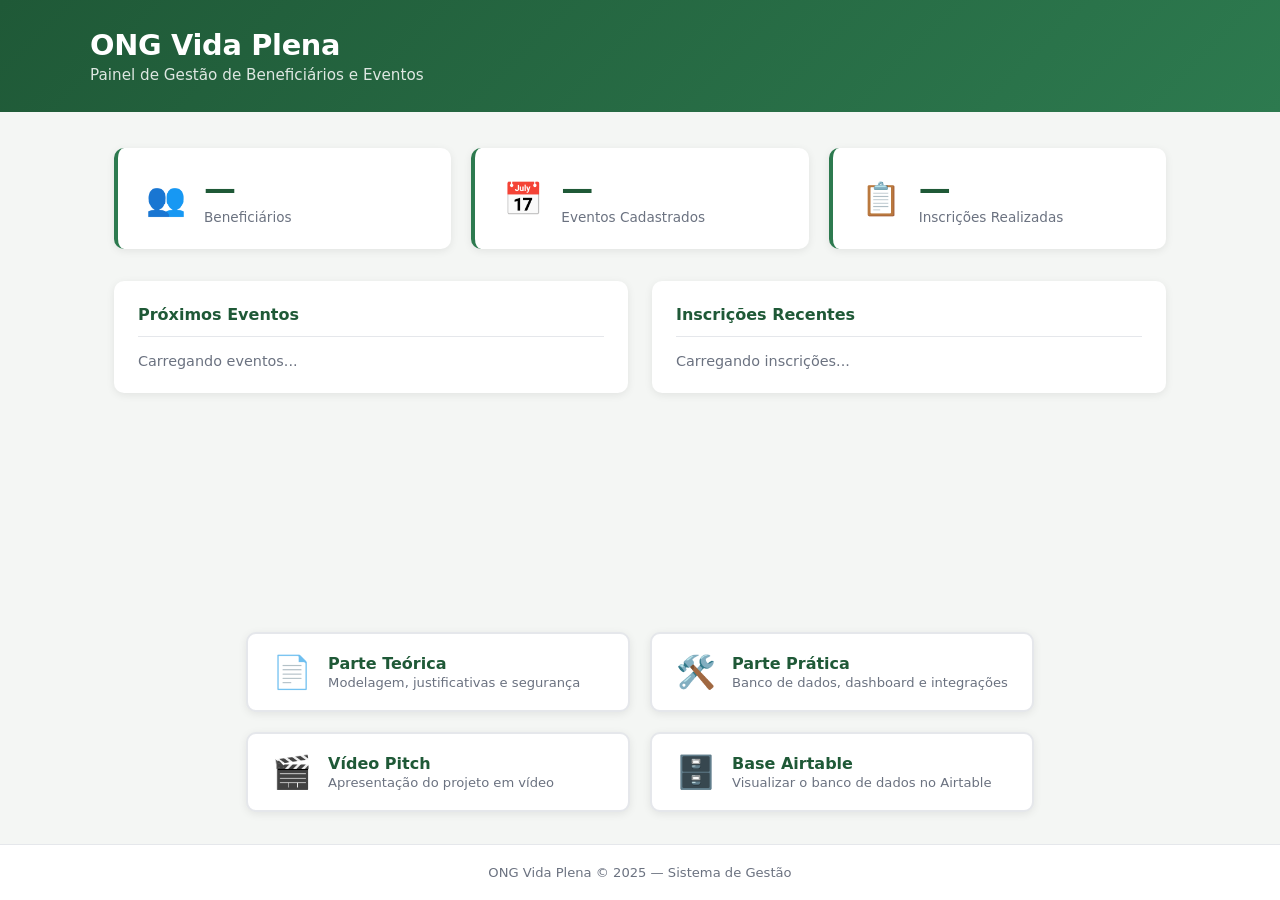
<file: index.html>
<!DOCTYPE html>
<html lang="pt-BR">
  <head>
    <meta charset="UTF-8" />
    <meta name="viewport" content="width=device-width, initial-scale=1.0" />
    <title>ONG Vida Plena — Painel de Gestão</title>
    <link rel="stylesheet" href="style.css" />
  </head>
  <body>
    <header>
      <div class="header-inner">
        <div class="header-text">
          <h1>ONG Vida Plena</h1>
          <p>Painel de Gestão de Beneficiários e Eventos</p>
        </div>
      </div>
    </header>

    <main>
      <!-- Summary Cards -->
      <section class="cards">
        <div class="card">
          <span class="card-icon">👥</span>
          <div class="card-info">
            <span class="card-value" id="total-beneficiarios">—</span>
            <span class="card-label">Beneficiários</span>
          </div>
        </div>
        <div class="card">
          <span class="card-icon">📅</span>
          <div class="card-info">
            <span class="card-value" id="total-eventos">—</span>
            <span class="card-label">Eventos Cadastrados</span>
          </div>
        </div>
        <div class="card">
          <span class="card-icon">📋</span>
          <div class="card-info">
            <span class="card-value" id="total-inscricoes">—</span>
            <span class="card-label">Inscrições Realizadas</span>
          </div>
        </div>
      </section>

      <div class="content-grid">
        <!-- Upcoming Events -->
        <section class="panel">
          <h2>Próximos Eventos</h2>
          <div id="eventos-list" class="list-container">
            <p class="placeholder">Carregando eventos...</p>
          </div>
        </section>

        <!-- Recent Registrations -->
        <section class="panel">
          <h2>Inscrições Recentes</h2>
          <div id="inscricoes-list" class="list-container">
            <p class="placeholder">Carregando inscrições...</p>
          </div>
        </section>
      </div>
    </main>

    <!-- Document Links -->
    <section class="doc-links">
      <a href="parte-teorica.html" class="doc-btn">
        <span class="doc-btn-icon">📄</span>
        <div class="doc-btn-text">
          <span class="doc-btn-title">Parte Teórica</span>
          <span class="doc-btn-sub">Modelagem, justificativas e segurança</span>
        </div>
      </a>
      <a href="parte-pratica.html" class="doc-btn">
        <span class="doc-btn-icon">🛠️</span>
        <div class="doc-btn-text">
          <span class="doc-btn-title">Parte Prática</span>
          <span class="doc-btn-sub">Banco de dados, dashboard e integrações</span>
        </div>
      </a>
      <a href="https://drive.google.com/file/d/1qZVeGi5hp0hh7uaAaqCIJJ6bu8wN-siM/view?usp=drive_link"
         class="doc-btn" target="_blank" rel="noopener">
        <span class="doc-btn-icon">🎬</span>
        <div class="doc-btn-text">
          <span class="doc-btn-title">Vídeo Pitch</span>
          <span class="doc-btn-sub">Apresentação do projeto em vídeo</span>
        </div>
      </a>
      <a href="https://airtable.com/invite/l?inviteId=invcsqVSwysmFtmGR&inviteToken=c95391a75ae5a6372e4299978156337a3740c57e9519e97058d2acfbcc088bfc&utm_medium=email&utm_source=product_team&utm_content=transactional-alerts"
         class="doc-btn" target="_blank" rel="noopener">
        <span class="doc-btn-icon">🗄️</span>
        <div class="doc-btn-text">
          <span class="doc-btn-title">Base Airtable</span>
          <span class="doc-btn-sub">Visualizar o banco de dados no Airtable</span>
        </div>
      </a>
    </section>

    <footer>
      <p>ONG Vida Plena &copy; 2025 — Sistema de Gestão</p>
    </footer>

    <script src="script.js"></script>
  </body>
</html>
</file>
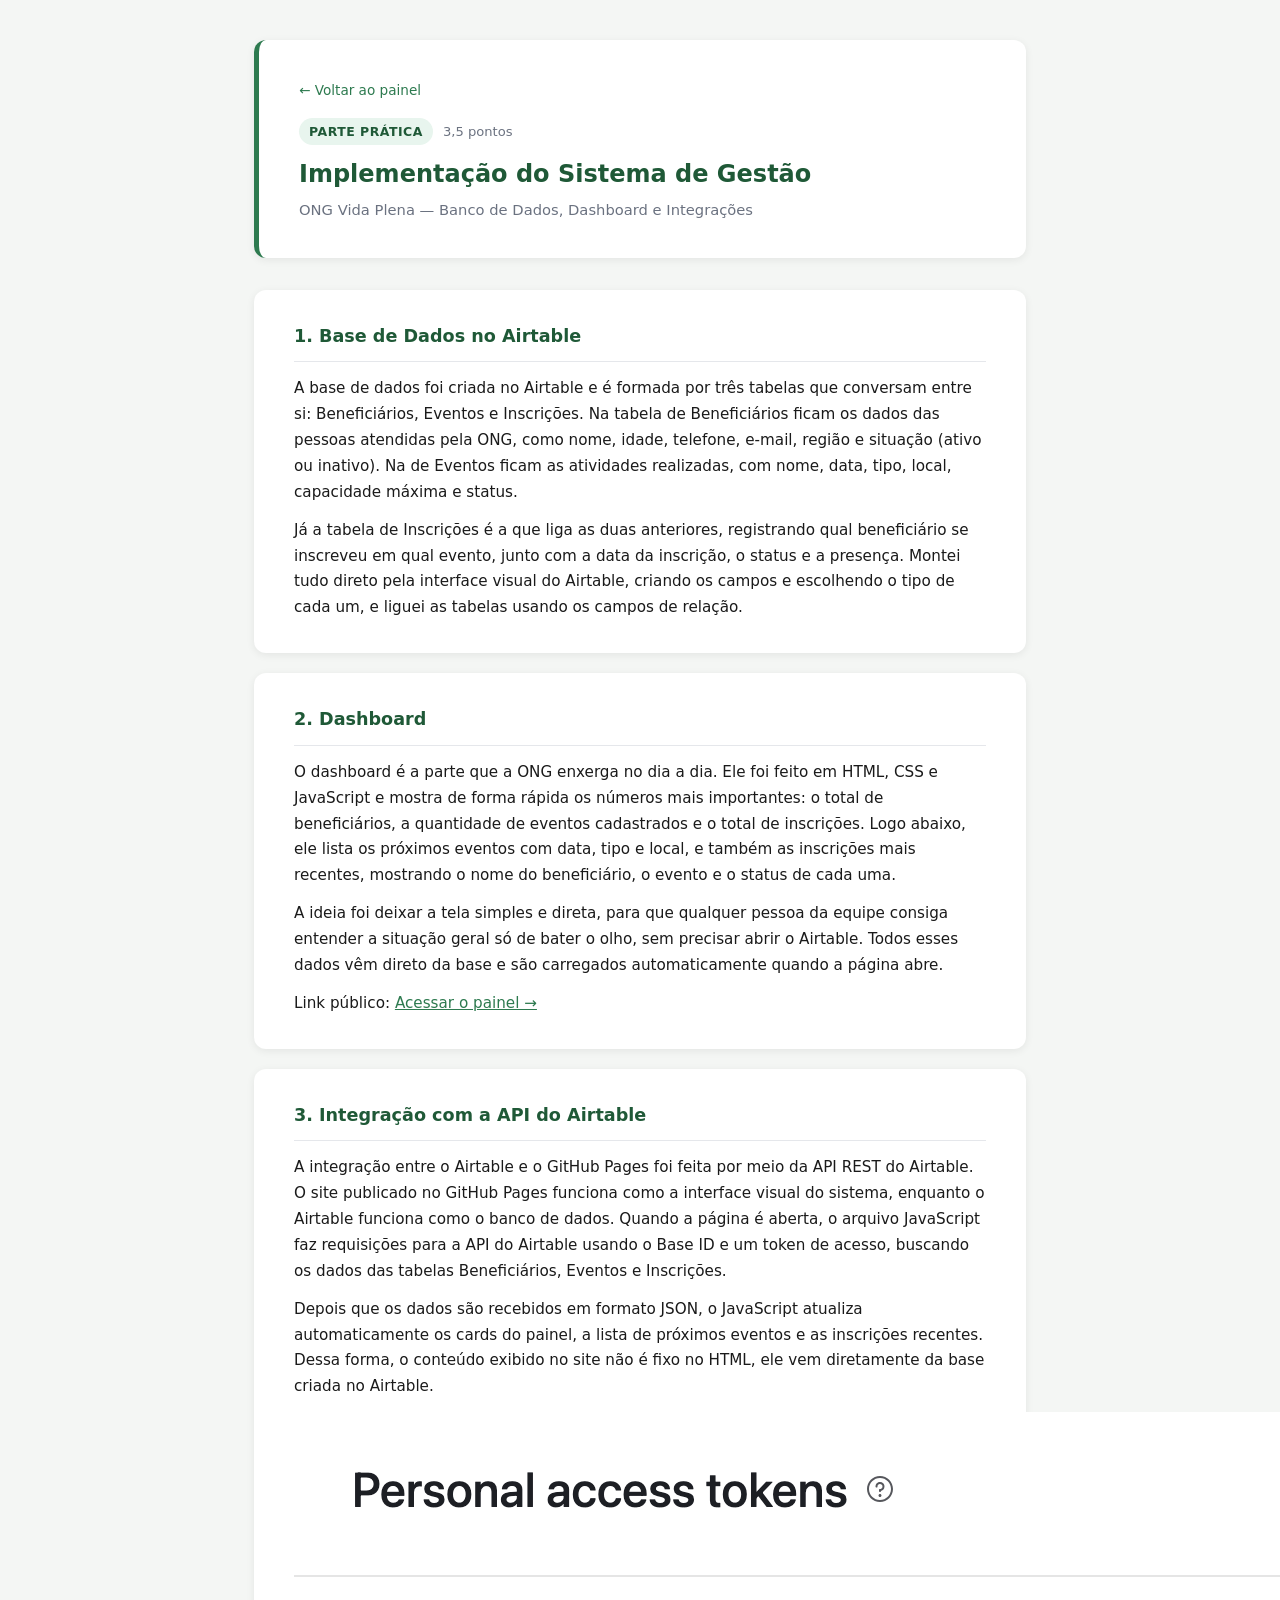
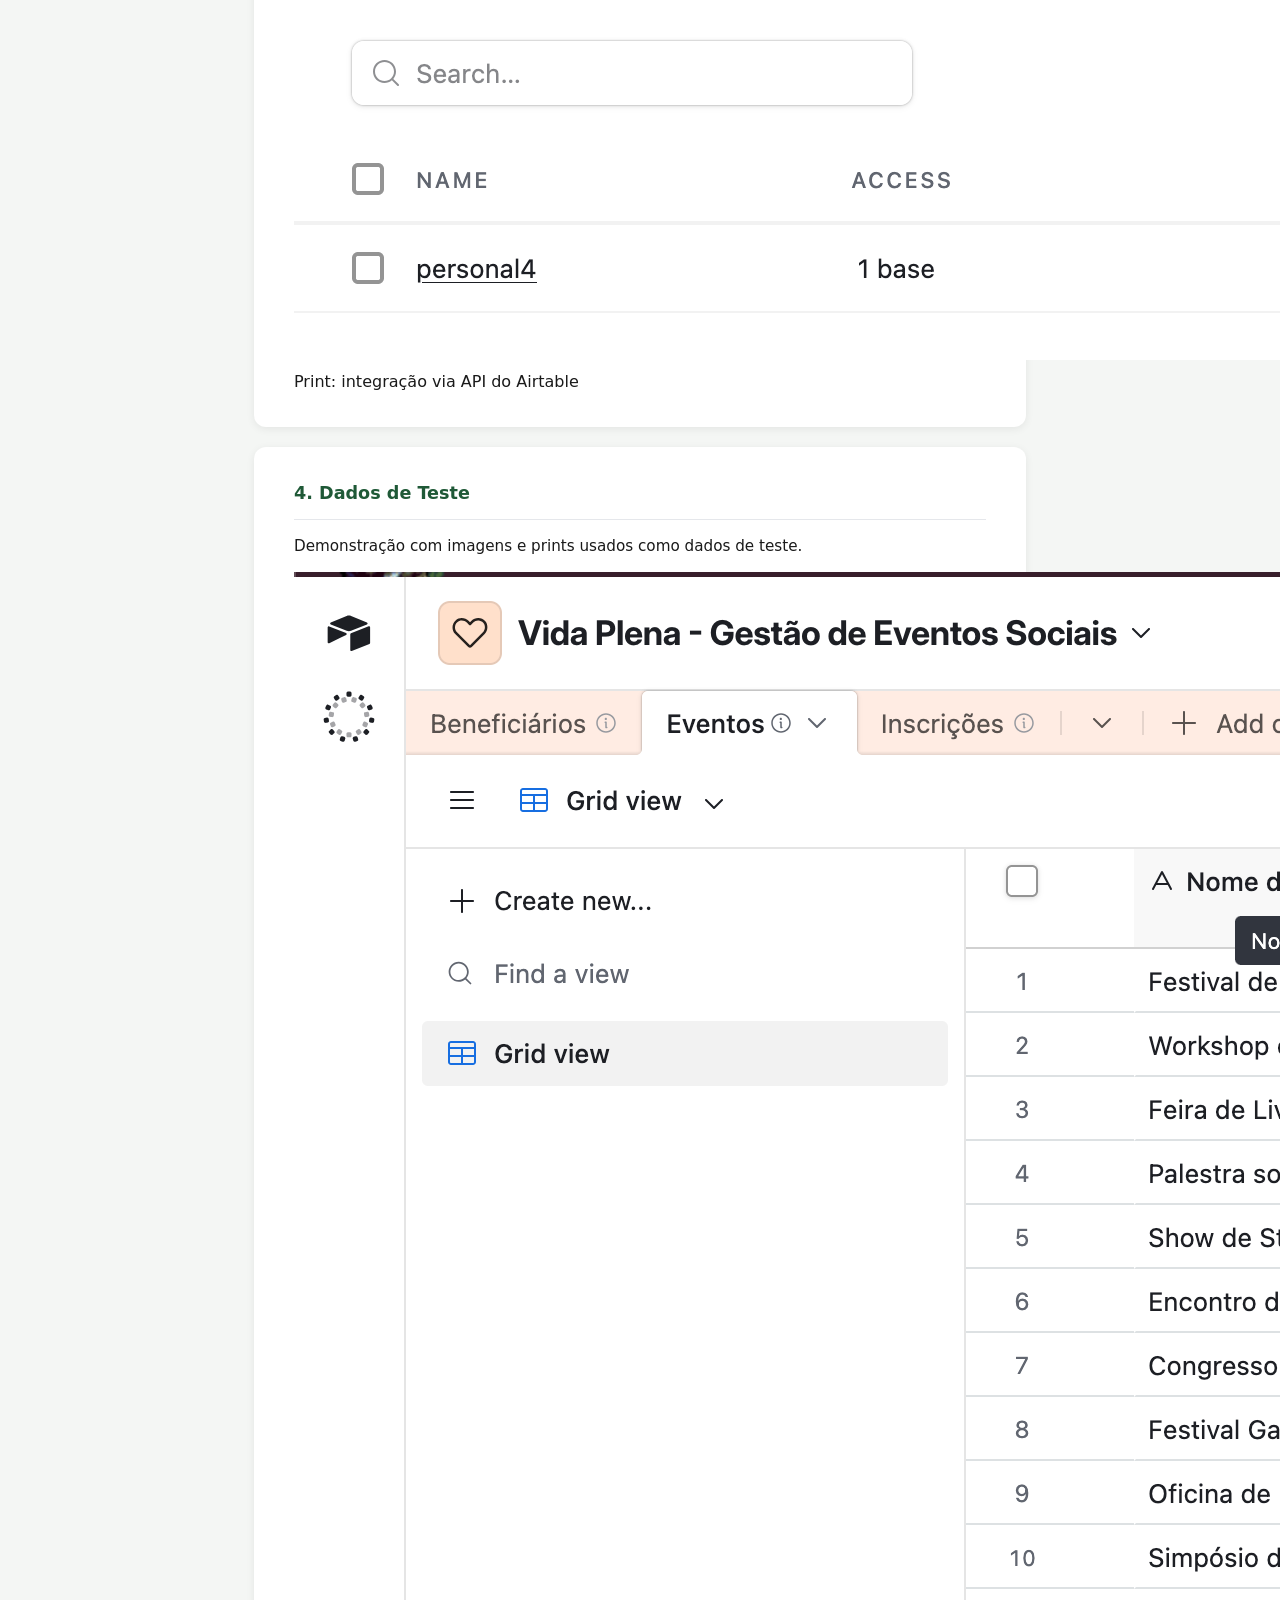
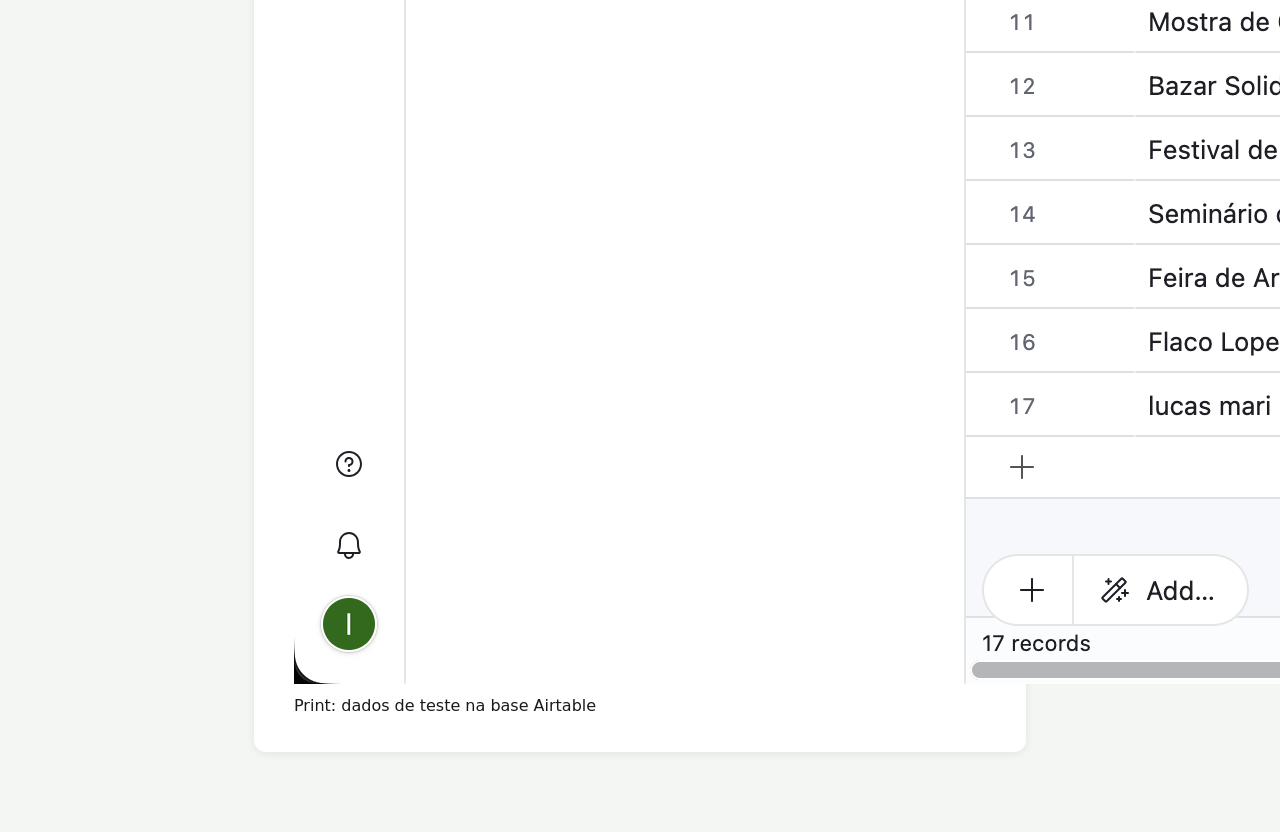
<file: parte-pratica.html>
<!DOCTYPE html>
<html lang="pt-BR">
  <head>
    <meta charset="UTF-8" />
    <meta name="viewport" content="width=device-width, initial-scale=1.0" />
    <title>Parte Prática — ONG Vida Plena</title>
    <link rel="stylesheet" href="doc.css" />
  </head>
  <body>
    <div class="doc-page">

      <header class="doc-header">
        <a href="index.html" class="back-link">← Voltar ao painel</a>
        <div class="doc-meta">
          <span class="doc-tag">Parte Prática</span>
          <span class="doc-points">3,5 pontos</span>
        </div>
        <h1>Implementação do Sistema de Gestão</h1>
        <p class="doc-subtitle">ONG Vida Plena — Banco de Dados, Dashboard e Integrações</p>
      </header>

      <section>
        <h2>1. Base de Dados no Airtable</h2>
        <p>
          A base de dados foi criada no Airtable e é formada por três tabelas que conversam entre si: Beneficiários, Eventos e Inscrições. Na tabela de Beneficiários ficam os dados das pessoas atendidas pela ONG, como nome, idade, telefone, e-mail, região e situação (ativo ou inativo). Na de Eventos ficam as atividades realizadas, com nome, data, tipo, local, capacidade máxima e status.
        </p>
        <p>
          Já a tabela de Inscrições é a que liga as duas anteriores, registrando qual beneficiário se inscreveu em qual evento, junto com a data da inscrição, o status e a presença. Montei tudo direto pela interface visual do Airtable, criando os campos e escolhendo o tipo de cada um, e liguei as tabelas usando os campos de relação.
        </p>
        <!-- Adicionar prints das tabelas aqui -->
      </section>

      <section>
        <h2>2. Dashboard</h2>
        <p>
          O dashboard é a parte que a ONG enxerga no dia a dia. Ele foi feito em HTML, CSS e JavaScript e mostra de forma rápida os números mais importantes: o total de beneficiários, a quantidade de eventos cadastrados e o total de inscrições. Logo abaixo, ele lista os próximos eventos com data, tipo e local, e também as inscrições mais recentes, mostrando o nome do beneficiário, o evento e o status de cada uma.
        </p>
        <p>
          A ideia foi deixar a tela simples e direta, para que qualquer pessoa da equipe consiga entender a situação geral só de bater o olho, sem precisar abrir o Airtable. Todos esses dados vêm direto da base e são carregados automaticamente quando a página abre.
        </p>
        <p>
          Link público: <a href="index.html">Acessar o painel →</a>
        </p>
        <!-- Adicionar prints do dashboard aqui -->
      </section>

      <section>
        <h2>3. Integração com a API do Airtable</h2>
        <p>
          A integração entre o Airtable e o GitHub Pages foi feita por meio da API REST do Airtable. O site publicado no GitHub Pages funciona como a interface visual do sistema, enquanto o Airtable funciona como o banco de dados. Quando a página é aberta, o arquivo JavaScript faz requisições para a API do Airtable usando o Base ID e um token de acesso, buscando os dados das tabelas Beneficiários, Eventos e Inscrições.
        </p>
        <p>
          Depois que os dados são recebidos em formato JSON, o JavaScript atualiza automaticamente os cards do painel, a lista de próximos eventos e as inscrições recentes. Dessa forma, o conteúdo exibido no site não é fixo no HTML, ele vem diretamente da base criada no Airtable.
        </p>
        <figure>
          <img src="Imagens /IntegraçãoAPIAirtable.png" alt="Integração API Airtable" />
          <figcaption>Print: integração via API do Airtable</figcaption>
        </figure>
        <!-- Adicionar prints da integração aqui -->
      </section>

      <section>
        <h2>4. Dados de Teste</h2>
        <p>
          Demonstração com imagens e prints usados como dados de teste.
        </p>
        <div class="test-images">
          <figure>
            <img src="Imagens /dadosdeteste.png" alt="Dados de teste — tabela" />
            <figcaption>Print: dados de teste na base Airtable</figcaption>
          </figure>
        
        </div>
        <!-- Adicionar prints dos dados de teste aqui -->
      </section>

    </div>
  </body>
</html>
</file>
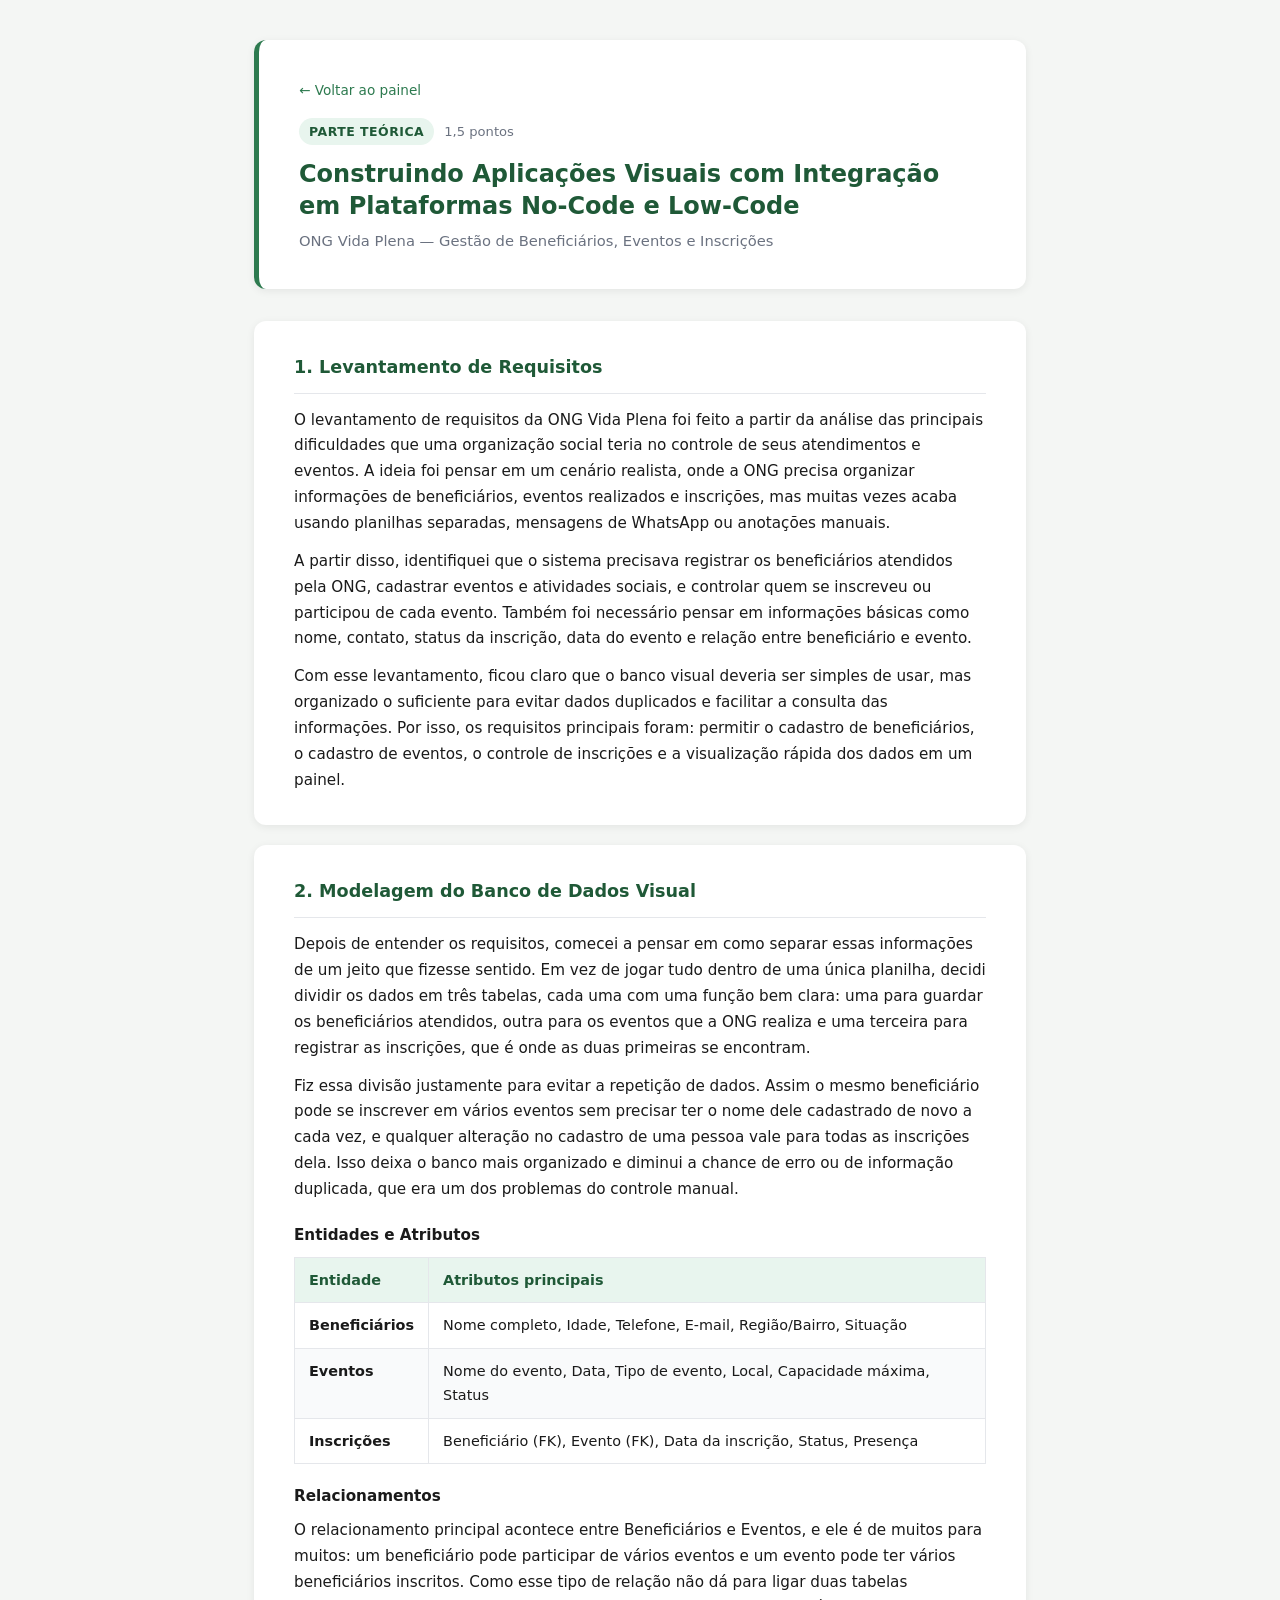
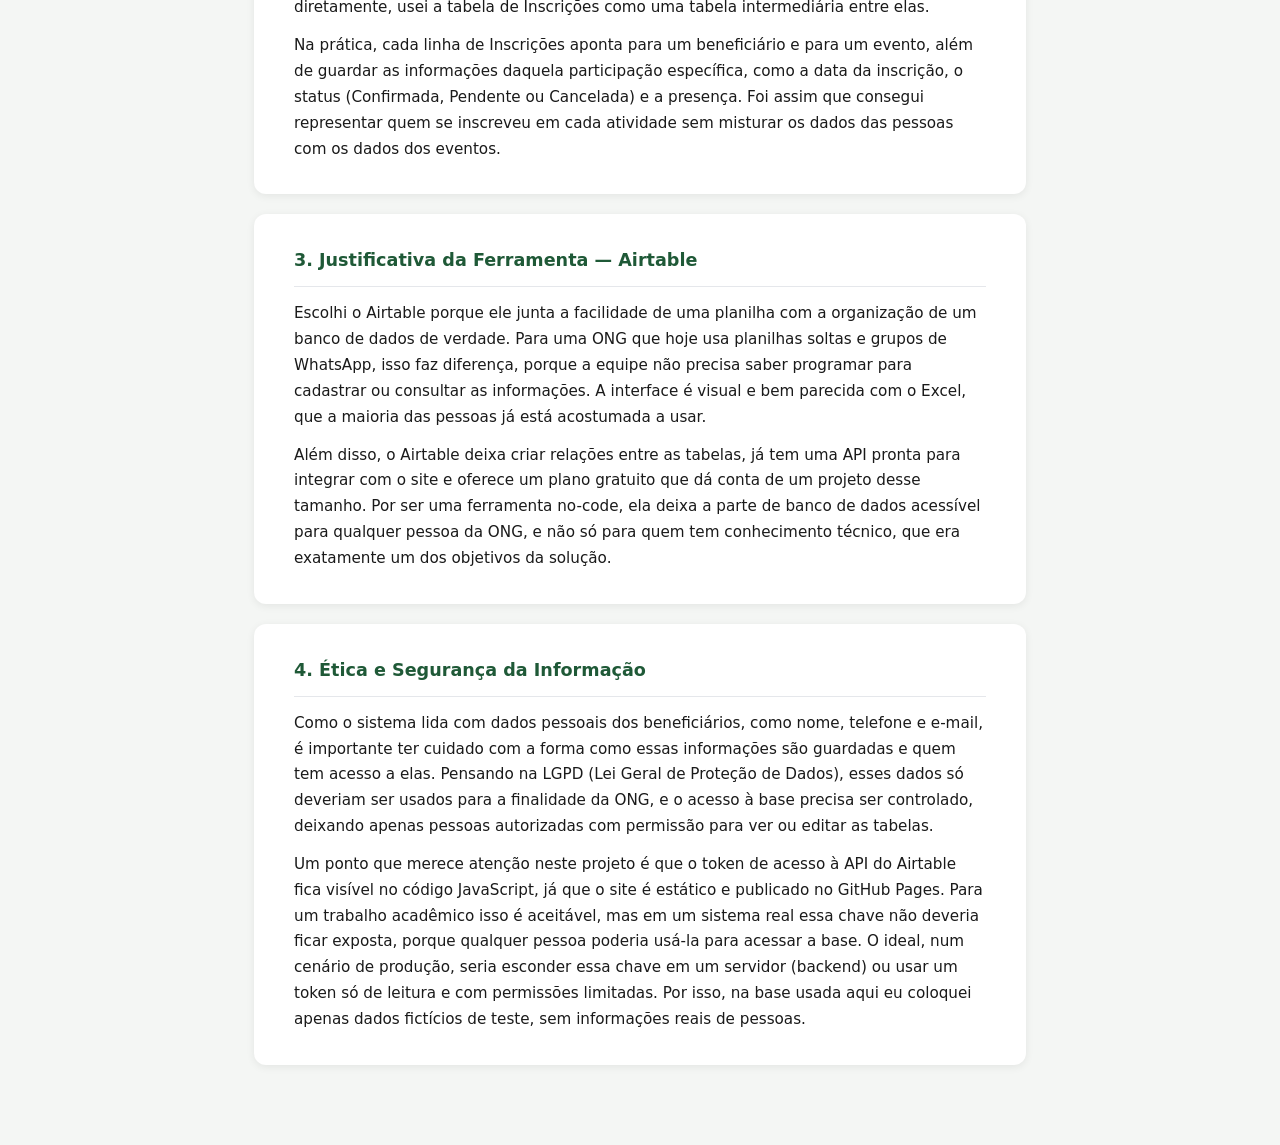
<file: parte-teorica.html>
<!DOCTYPE html>
<html lang="pt-BR">
  <head>
    <meta charset="UTF-8" />
    <meta name="viewport" content="width=device-width, initial-scale=1.0" />
    <title>Parte Teórica — ONG Vida Plena</title>
    <link rel="stylesheet" href="doc.css" />
  </head>
  <body>
    <div class="doc-page">

      <header class="doc-header">
        <a href="index.html" class="back-link">← Voltar ao painel</a>
        <div class="doc-meta">
          <span class="doc-tag">Parte Teórica</span>
          <span class="doc-points">1,5 pontos</span>
        </div>
        <h1>Construindo Aplicações Visuais com Integração em Plataformas No-Code e Low-Code</h1>
        <p class="doc-subtitle">ONG Vida Plena — Gestão de Beneficiários, Eventos e Inscrições</p>
      </header>

      <section>
        <h2>1. Levantamento de Requisitos</h2>
        <p>
          O levantamento de requisitos da ONG Vida Plena foi feito a partir da análise das principais dificuldades que uma organização social teria no controle de seus atendimentos e eventos. A ideia foi pensar em um cenário realista, onde a ONG precisa organizar informações de beneficiários, eventos realizados e inscrições, mas muitas vezes acaba usando planilhas separadas, mensagens de WhatsApp ou anotações manuais.
        </p>
        <p>
          A partir disso, identifiquei que o sistema precisava registrar os beneficiários atendidos pela ONG, cadastrar eventos e atividades sociais, e controlar quem se inscreveu ou participou de cada evento. Também foi necessário pensar em informações básicas como nome, contato, status da inscrição, data do evento e relação entre beneficiário e evento.
        </p>
        <p>
          Com esse levantamento, ficou claro que o banco visual deveria ser simples de usar, mas organizado o suficiente para evitar dados duplicados e facilitar a consulta das informações. Por isso, os requisitos principais foram: permitir o cadastro de beneficiários, o cadastro de eventos, o controle de inscrições e a visualização rápida dos dados em um painel.
        </p>
      </section>

      <section>
        <h2>2. Modelagem do Banco de Dados Visual</h2>
        <p>
          Depois de entender os requisitos, comecei a pensar em como separar essas informações de um jeito que fizesse sentido. Em vez de jogar tudo dentro de uma única planilha, decidi dividir os dados em três tabelas, cada uma com uma função bem clara: uma para guardar os beneficiários atendidos, outra para os eventos que a ONG realiza e uma terceira para registrar as inscrições, que é onde as duas primeiras se encontram.
        </p>
        <p>
          Fiz essa divisão justamente para evitar a repetição de dados. Assim o mesmo beneficiário pode se inscrever em vários eventos sem precisar ter o nome dele cadastrado de novo a cada vez, e qualquer alteração no cadastro de uma pessoa vale para todas as inscrições dela. Isso deixa o banco mais organizado e diminui a chance de erro ou de informação duplicada, que era um dos problemas do controle manual.
        </p>

        <h3>Entidades e Atributos</h3>
        <table>
          <thead>
            <tr>
              <th>Entidade</th>
              <th>Atributos principais</th>
            </tr>
          </thead>
          <tbody>
            <tr>
              <td><strong>Beneficiários</strong></td>
              <td>Nome completo, Idade, Telefone, E-mail, Região/Bairro, Situação</td>
            </tr>
            <tr>
              <td><strong>Eventos</strong></td>
              <td>Nome do evento, Data, Tipo de evento, Local, Capacidade máxima, Status</td>
            </tr>
            <tr>
              <td><strong>Inscrições</strong></td>
              <td>Beneficiário (FK), Evento (FK), Data da inscrição, Status, Presença</td>
            </tr>
          </tbody>
        </table>

        <h3>Relacionamentos</h3>
        <p>
          O relacionamento principal acontece entre Beneficiários e Eventos, e ele é de muitos para muitos: um beneficiário pode participar de vários eventos e um evento pode ter vários beneficiários inscritos. Como esse tipo de relação não dá para ligar duas tabelas diretamente, usei a tabela de Inscrições como uma tabela intermediária entre elas.
        </p>
        <p>
          Na prática, cada linha de Inscrições aponta para um beneficiário e para um evento, além de guardar as informações daquela participação específica, como a data da inscrição, o status (Confirmada, Pendente ou Cancelada) e a presença. Foi assim que consegui representar quem se inscreveu em cada atividade sem misturar os dados das pessoas com os dados dos eventos.
        </p>
      </section>

      <section>
        <h2>3. Justificativa da Ferramenta — Airtable</h2>
        <p>
          Escolhi o Airtable porque ele junta a facilidade de uma planilha com a organização de um banco de dados de verdade. Para uma ONG que hoje usa planilhas soltas e grupos de WhatsApp, isso faz diferença, porque a equipe não precisa saber programar para cadastrar ou consultar as informações. A interface é visual e bem parecida com o Excel, que a maioria das pessoas já está acostumada a usar.
        </p>
        <p>
          Além disso, o Airtable deixa criar relações entre as tabelas, já tem uma API pronta para integrar com o site e oferece um plano gratuito que dá conta de um projeto desse tamanho. Por ser uma ferramenta no-code, ela deixa a parte de banco de dados acessível para qualquer pessoa da ONG, e não só para quem tem conhecimento técnico, que era exatamente um dos objetivos da solução.
        </p>
      </section>

      <section>
        <h2>4. Ética e Segurança da Informação</h2>
        <p>
          Como o sistema lida com dados pessoais dos beneficiários, como nome, telefone e e-mail, é importante ter cuidado com a forma como essas informações são guardadas e quem tem acesso a elas. Pensando na LGPD (Lei Geral de Proteção de Dados), esses dados só deveriam ser usados para a finalidade da ONG, e o acesso à base precisa ser controlado, deixando apenas pessoas autorizadas com permissão para ver ou editar as tabelas.
        </p>
        <p>
          Um ponto que merece atenção neste projeto é que o token de acesso à API do Airtable fica visível no código JavaScript, já que o site é estático e publicado no GitHub Pages. Para um trabalho acadêmico isso é aceitável, mas em um sistema real essa chave não deveria ficar exposta, porque qualquer pessoa poderia usá-la para acessar a base. O ideal, num cenário de produção, seria esconder essa chave em um servidor (backend) ou usar um token só de leitura e com permissões limitadas. Por isso, na base usada aqui eu coloquei apenas dados fictícios de teste, sem informações reais de pessoas.
        </p>
      </section>

    </div>
  </body>
</html>
</file>
<file: style.css>
/* ── Reset & Base ── */
*, *::before, *::after {
  box-sizing: border-box;
  margin: 0;
  padding: 0;
}

:root {
  --green:      #2d7a4f;
  --green-dark: #1f5937;
  --green-light:#e8f5ee;
  --text:       #1a1a1a;
  --muted:      #6b7280;
  --border:     #e5e7eb;
  --bg:         #f4f6f4;
  --white:      #ffffff;
  --radius:     10px;
  --shadow:     0 2px 8px rgba(0,0,0,.08);
}

body {
  font-family: 'Segoe UI', system-ui, sans-serif;
  background: var(--bg);
  color: var(--text);
  min-height: 100vh;
  display: flex;
  flex-direction: column;
}

/* ── Header ── */
header {
  background: linear-gradient(135deg, var(--green-dark), var(--green));
  color: var(--white);
  padding: 28px 40px;
}

.header-inner {
  max-width: 1100px;
  margin: 0 auto;
}

header h1 {
  font-size: 1.8rem;
  font-weight: 700;
  letter-spacing: -0.3px;
}

header p {
  margin-top: 4px;
  font-size: 0.95rem;
  opacity: 0.85;
}

/* ── Main ── */
main {
  max-width: 1100px;
  margin: 0 auto;
  padding: 36px 24px;
  flex: 1;
  width: 100%;
}

/* ── Summary Cards ── */
.cards {
  display: grid;
  grid-template-columns: repeat(3, 1fr);
  gap: 20px;
  margin-bottom: 32px;
}

.card {
  background: var(--white);
  border-radius: var(--radius);
  box-shadow: var(--shadow);
  padding: 24px 28px;
  display: flex;
  align-items: center;
  gap: 18px;
  border-left: 4px solid var(--green);
}

.card-icon {
  font-size: 2rem;
  line-height: 1;
}

.card-info {
  display: flex;
  flex-direction: column;
}

.card-value {
  font-size: 2rem;
  font-weight: 700;
  color: var(--green-dark);
  line-height: 1.1;
}

.card-label {
  font-size: 0.85rem;
  color: var(--muted);
  margin-top: 2px;
}

/* ── Content Grid ── */
.content-grid {
  display: grid;
  grid-template-columns: 1fr 1fr;
  gap: 24px;
}

/* ── Panel ── */
.panel {
  background: var(--white);
  border-radius: var(--radius);
  box-shadow: var(--shadow);
  padding: 24px;
}

.panel h2 {
  font-size: 1rem;
  font-weight: 600;
  color: var(--green-dark);
  margin-bottom: 16px;
  padding-bottom: 12px;
  border-bottom: 1px solid var(--border);
}

.list-container {
  display: flex;
  flex-direction: column;
  gap: 12px;
}

.placeholder {
  color: var(--muted);
  font-size: 0.9rem;
}

/* ── Event Item ── */
.event-item {
  padding: 14px 16px;
  border-radius: 8px;
  background: var(--green-light);
  border-left: 3px solid var(--green);
}

.event-item .event-name {
  font-weight: 600;
  font-size: 0.95rem;
}

.event-item .event-meta {
  font-size: 0.82rem;
  color: var(--muted);
  margin-top: 4px;
}

/* ── Registration Item ── */
.reg-item {
  display: flex;
  justify-content: space-between;
  align-items: center;
  padding: 12px 16px;
  border-radius: 8px;
  border: 1px solid var(--border);
}

.reg-item .reg-info {
  display: flex;
  flex-direction: column;
}

.reg-item .reg-name {
  font-weight: 600;
  font-size: 0.9rem;
}

.reg-item .reg-event {
  font-size: 0.82rem;
  color: var(--muted);
  margin-top: 2px;
}

/* ── Status Badge ── */
.badge {
  font-size: 0.75rem;
  font-weight: 600;
  padding: 3px 10px;
  border-radius: 999px;
  white-space: nowrap;
}

.badge-confirmado {
  background: #d1fae5;
  color: #065f46;
}

.badge-pendente {
  background: #fef3c7;
  color: #92400e;
}

.badge-cancelado {
  background: #fee2e2;
  color: #991b1b;
}

/* ── Document Link Buttons ── */
.doc-links {
  max-width: 1100px;
  margin: 0 auto 32px;
  padding: 0 24px;
  display: grid;
  grid-template-columns: 1fr 1fr;
  gap: 20px;
}

.doc-btn {
  display: flex;
  align-items: center;
  gap: 16px;
  padding: 20px 24px;
  background: var(--white);
  border: 2px solid var(--border);
  border-radius: var(--radius);
  text-decoration: none;
  color: var(--text);
  box-shadow: var(--shadow);
  transition: border-color 0.2s, box-shadow 0.2s;
}

.doc-btn:hover {
  border-color: var(--green);
  box-shadow: 0 4px 16px rgba(45,122,79,.15);
}

.doc-btn-full {
  grid-column: 1 / -1;
}

.doc-btn-icon {
  font-size: 2rem;
  line-height: 1;
}

.doc-btn-text {
  display: flex;
  flex-direction: column;
}

.doc-btn-title {
  font-weight: 700;
  font-size: 1rem;
  color: var(--green-dark);
}

.doc-btn-sub {
  font-size: 0.82rem;
  color: var(--muted);
  margin-top: 2px;
}

@media (max-width: 768px) {
  .doc-links {
    grid-template-columns: 1fr;
  }
}

/* ── Footer ── */
footer {
  text-align: center;
  padding: 20px;
  font-size: 0.82rem;
  color: var(--muted);
  border-top: 1px solid var(--border);
  background: var(--white);
}

/* ── Responsive ── */
@media (max-width: 768px) {
  header { padding: 20px 20px; }
  main { padding: 24px 16px; }

  .cards {
    grid-template-columns: 1fr;
  }

  .content-grid {
    grid-template-columns: 1fr;
  }
}
</file>
<file: doc.css>
/* ── Reset & Base ── */
*, *::before, *::after {
  box-sizing: border-box;
  margin: 0;
  padding: 0;
}

:root {
  --green:      #2d7a4f;
  --green-dark: #1f5937;
  --green-light:#e8f5ee;
  --text:       #1a1a1a;
  --muted:      #6b7280;
  --border:     #e5e7eb;
  --bg:         #f4f6f4;
  --white:      #ffffff;
}

body {
  font-family: 'Segoe UI', system-ui, sans-serif;
  background: var(--bg);
  color: var(--text);
  line-height: 1.7;
}

/* ── Document Page ── */
.doc-page {
  max-width: 820px;
  margin: 40px auto 80px;
  padding: 0 24px;
}

/* ── Header ── */
.doc-header {
  background: var(--white);
  border-radius: 12px;
  border-left: 5px solid var(--green);
  padding: 36px 40px;
  margin-bottom: 32px;
  box-shadow: 0 2px 8px rgba(0,0,0,.07);
}

.back-link {
  display: inline-block;
  font-size: 0.85rem;
  color: var(--green);
  text-decoration: none;
  margin-bottom: 16px;
  font-weight: 500;
}

.back-link:hover {
  text-decoration: underline;
}

.doc-meta {
  display: flex;
  align-items: center;
  gap: 10px;
  margin-bottom: 14px;
}

.doc-tag {
  background: var(--green-light);
  color: var(--green-dark);
  font-size: 0.78rem;
  font-weight: 700;
  padding: 3px 10px;
  border-radius: 999px;
  text-transform: uppercase;
  letter-spacing: 0.5px;
}

.doc-points {
  font-size: 0.82rem;
  color: var(--muted);
  font-weight: 500;
}

.doc-header h1 {
  font-size: 1.5rem;
  font-weight: 700;
  color: var(--green-dark);
  line-height: 1.3;
}

.doc-subtitle {
  margin-top: 6px;
  font-size: 0.92rem;
  color: var(--muted);
}

/* ── Sections ── */
section {
  background: var(--white);
  border-radius: 12px;
  padding: 32px 40px;
  margin-bottom: 20px;
  box-shadow: 0 2px 8px rgba(0,0,0,.07);
}

section h2 {
  font-size: 1.1rem;
  font-weight: 700;
  color: var(--green-dark);
  margin-bottom: 14px;
  padding-bottom: 10px;
  border-bottom: 1px solid var(--border);
}

section h3 {
  font-size: 0.95rem;
  font-weight: 600;
  color: var(--text);
  margin: 20px 0 8px;
}

section p {
  font-size: 0.95rem;
  color: var(--text);
  margin-bottom: 12px;
}

section p:last-child {
  margin-bottom: 0;
}

section a {
  color: var(--green);
  font-weight: 500;
}

/* ── Table ── */
table {
  width: 100%;
  border-collapse: collapse;
  font-size: 0.9rem;
  margin-top: 8px;
}

th {
  background: var(--green-light);
  color: var(--green-dark);
  font-weight: 600;
  text-align: left;
  padding: 10px 14px;
  border: 1px solid var(--border);
}

td {
  padding: 10px 14px;
  border: 1px solid var(--border);
  vertical-align: top;
}

tr:nth-child(even) td {
  background: #f9fafb;
}

/* ── Responsive ── */
@media (max-width: 640px) {
  .doc-page { padding: 0 16px; }
  .doc-header, section { padding: 24px 20px; }
  .doc-header h1 { font-size: 1.2rem; }
}
</file>
